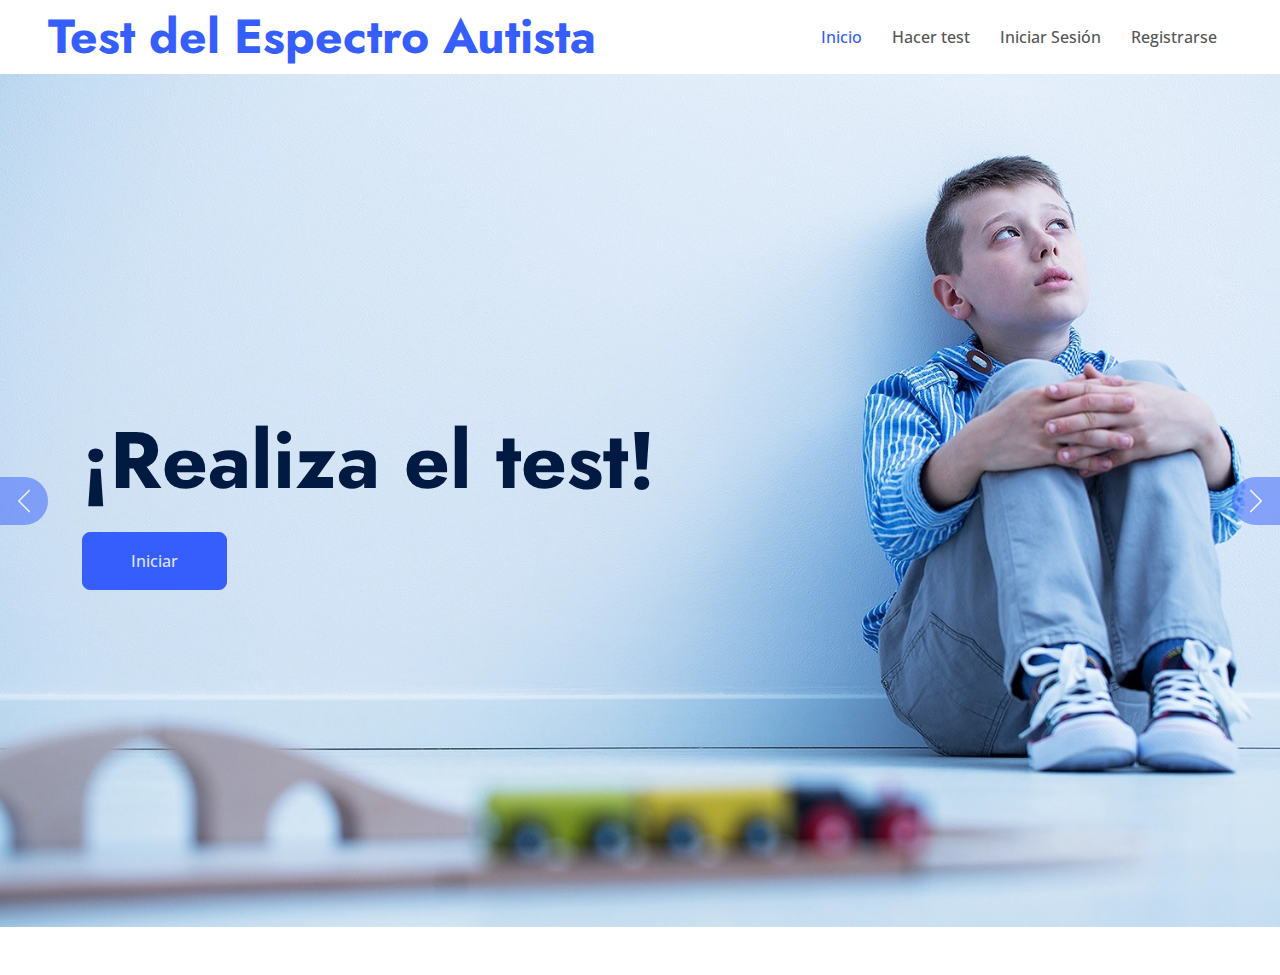
<file: index.html>
<!DOCTYPE html>
<html lang="en">

<head>
    <meta charset="utf-8">
    <title>Inicio</title>
    <meta content="width=device-width, initial-scale=1.0" name="viewport">
    <meta content="" name="keywords">
    <meta content="" name="description">

    <!-- Favicon -->
    <link href="img/favicon.ico" rel="icon">

    <!-- Google Web Fonts -->
    <link rel="preconnect" href="https://fonts.googleapis.com">
    <link rel="preconnect" href="https://fonts.gstatic.com" crossorigin>
    <link
        href="https://fonts.googleapis.com/css2?family=Jost:wght@500;600;700&family=Open+Sans:wght@400;500&display=swap"
        rel="stylesheet">

    <!-- Icon Font Stylesheet -->
    <link href="https://cdnjs.cloudflare.com/ajax/libs/font-awesome/5.10.0/css/all.min.css" rel="stylesheet">
    <link href="https://cdn.jsdelivr.net/npm/bootstrap-icons@1.4.1/font/bootstrap-icons.css" rel="stylesheet">

    <!-- Libraries Stylesheet -->
    <link href="lib/animate/animate.min.css" rel="stylesheet">
    <link href="lib/owlcarousel/assets/owl.carousel.min.css" rel="stylesheet">

    <!-- Customized Bootstrap Stylesheet -->
    <link href="css/bootstrap.min.css" rel="stylesheet">

    <!-- Template Stylesheet -->
    <link href="css/style.css" rel="stylesheet">
</head>

<body>
    <!-- Spinner Start -->
    <div id="spinner"
        class="show bg-white position-fixed translate-middle w-100 vh-100 top-50 start-50 d-flex align-items-center justify-content-center">
        <div class="spinner-border text-primary" role="status" style="width: 3rem; height: 3rem;"></div>
    </div>
    <!-- Spinner End -->


    <!-- Navbar Start -->
    

        <nav class="navbar navbar-expand-lg navbar-light py-lg-0 px-lg-5 wow fadeIn" data-wow-delay="0.1s">
            <a href="index.html" class="navbar-brand ms-4 ms-lg-0">
                <h1 class="display-5 text-primary m-0">Test del Espectro Autista</h1>
            </a>
            <button type="button" class="navbar-toggler me-4" data-bs-toggle="collapse"
                data-bs-target="#navbarCollapse">
                <span class="navbar-toggler-icon"></span>
            </button>
            <div class="collapse navbar-collapse" id="navbarCollapse">
                <div class="navbar-nav ms-auto p-4 p-lg-0">
                    <a href="index.html" class="nav-item nav-link active">Inicio</a>
                    <a href="test.html" class="nav-item nav-link">Hacer test</a>
                    <a href="service.html" class="nav-item nav-link">Iniciar Sesión</a>
                    <a href="service.html" class="nav-item nav-link">Registrarse</a>
                </div>
            </div>
        </nav>
    </div>
    <!-- Navbar End -->


    <!-- Carousel Start -->
    <div class="container-fluid p-0 mb-5 wow fadeIn" data-wow-delay="0.1s">
        <div id="header-carousel" class="carousel slide carousel-fade" data-bs-ride="carousel">
            <div class="carousel-inner">
                <div class="carousel-item active">
                    <img class="w-100" src="img/carousel-1.jpg" alt="Image">
                    <div class="carousel-caption">
                        <div class="container">
                            <div class="row justify-content-start">
                                <div class="col-lg-8">
                                    <h1 class="display-1 mb-4 animated slideInDown">¡Realiza el test!
                                    </h1>
                                    <a href="" class="btn btn-primary py-3 px-5 animated slideInDown">Iniciar</a>
                                </div>
                            </div>
                        </div>
                    </div>
                </div>
                <div class="carousel-item">
                    <img class="w-100" src="img/carousel-2.jpg" alt="Image">
                    <div class="carousel-caption">
                        <div class="container">
                            <div class="row justify-content-start">
                                <div class="col-lg-7">
                                    <h1 class="display-1 mb-4 animated slideInDown">¿Eres doctor?</h1>
                                    <a href="" class="btn btn-primary py-3 px-5 animated slideInDown">Registrate</a>
                                </div>
                            </div>
                        </div>
                    </div>
                </div>
            </div>
            <button class="carousel-control-prev" type="button" data-bs-target="#header-carousel" data-bs-slide="prev">
                <span class="carousel-control-prev-icon" aria-hidden="true"></span>
                <span class="visually-hidden">Previous</span>
            </button>
            <button class="carousel-control-next" type="button" data-bs-target="#header-carousel" data-bs-slide="next">
                <span class="carousel-control-next-icon" aria-hidden="true"></span>
                <span class="visually-hidden">Next</span>
            </button>
        </div>
    </div>
    <!-- Carousel End -->



    <!-- JavaScript Libraries -->
    <script src="https://code.jquery.com/jquery-3.4.1.min.js"></script>
    <script src="https://cdn.jsdelivr.net/npm/bootstrap@5.0.0/dist/js/bootstrap.bundle.min.js"></script>
    <script src="lib/wow/wow.min.js"></script>
    <script src="lib/easing/easing.min.js"></script>
    <script src="lib/waypoints/waypoints.min.js"></script>
    <script src="lib/owlcarousel/owl.carousel.min.js"></script>
    <script src="lib/counterup/counterup.min.js"></script>

    <!-- Template Javascript -->
    <script src="js/main.js"></script>
</body>

</html>
</file>
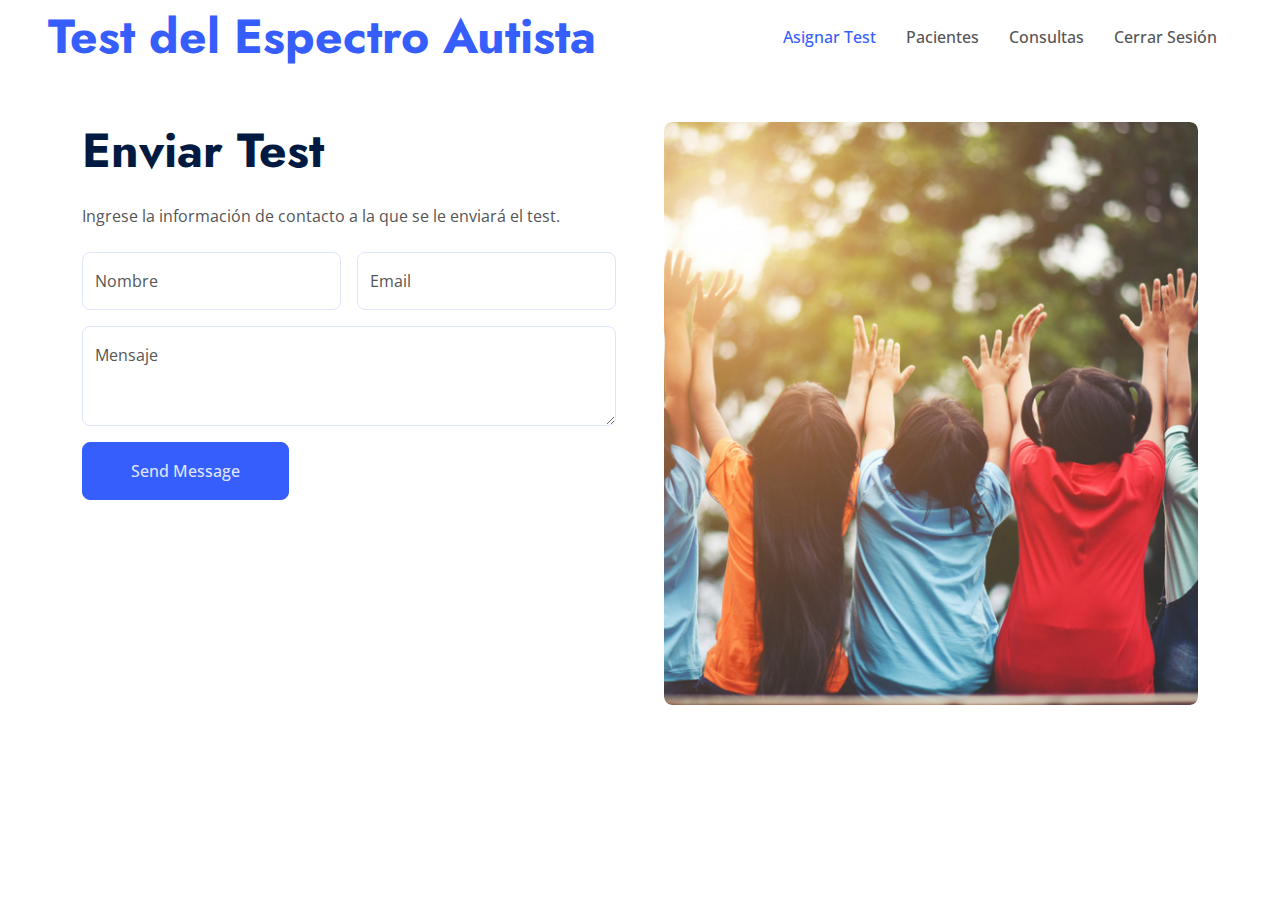
<file: asignarTest.html>
<!DOCTYPE html>
<html lang="en">

<head>
    <meta charset="utf-8">
    <title>Asignar Test</title>
    <meta content="width=device-width, initial-scale=1.0" name="viewport">
    <meta content="" name="keywords">
    <meta content="" name="description">

    <!-- Favicon -->
    <link href="img/favicon.ico" rel="icon">

    <!-- Google Web Fonts -->
    <link rel="preconnect" href="https://fonts.googleapis.com">
    <link rel="preconnect" href="https://fonts.gstatic.com" crossorigin>
    <link
        href="https://fonts.googleapis.com/css2?family=Jost:wght@500;600;700&family=Open+Sans:wght@400;500&display=swap"
        rel="stylesheet">

    <!-- Icon Font Stylesheet -->
    <link href="https://cdnjs.cloudflare.com/ajax/libs/font-awesome/5.10.0/css/all.min.css" rel="stylesheet">
    <link href="https://cdn.jsdelivr.net/npm/bootstrap-icons@1.4.1/font/bootstrap-icons.css" rel="stylesheet">

    <!-- Libraries Stylesheet -->
    <link href="lib/animate/animate.min.css" rel="stylesheet">
    <link href="lib/owlcarousel/assets/owl.carousel.min.css" rel="stylesheet">

    <!-- Customized Bootstrap Stylesheet -->
    <link href="css/bootstrap.min.css" rel="stylesheet">

    <!-- Template Stylesheet -->
    <link href="css/style.css" rel="stylesheet">
</head>

<body>
    <!-- Spinner Start -->
    <div id="spinner"
        class="show bg-white position-fixed translate-middle w-100 vh-100 top-50 start-50 d-flex align-items-center justify-content-center">
        <div class="spinner-border text-primary" role="status" style="width: 3rem; height: 3rem;"></div>
    </div>
    <!-- Spinner End -->


    <!-- Navbar Start -->
    

    <nav class="navbar navbar-expand-lg navbar-light py-lg-0 px-lg-5 wow fadeIn" data-wow-delay="0.1s">
        <a href="menuDoctor.html" class="navbar-brand ms-4 ms-lg-0">
            <h1 class="display-5 text-primary m-0">Test del Espectro Autista</h1>
        </a>
        <button type="button" class="navbar-toggler me-4" data-bs-toggle="collapse"
            data-bs-target="#navbarCollapse">
            <span class="navbar-toggler-icon"></span>
        </button>
        <div class="collapse navbar-collapse" id="navbarCollapse">
            <div class="navbar-nav ms-auto p-4 p-lg-0">
                <a href="asignarTest.html" class="nav-item nav-link active">Asignar Test</a>
                <a href="pacientes.html" class="nav-item nav-link">Pacientes</a>
                <a href="consultas.html" class="nav-item nav-link">Consultas</a>
                <a href="logout.html" class="nav-item nav-link">Cerrar Sesión</a>
            </div>
        </div>
    </nav>
</div>
<!-- Navbar End -->



    <!-- Contact Start -->
    <div class="container-xxl py-5">
        <div class="container">
            <div class="row g-5">
                <div class="col-lg-6 wow fadeIn" data-wow-delay="0.1s">
                    <h1 class="display-5 mb-4">Enviar Test</h1>
                    <p class="mb-4">Ingrese la información de contacto a la que se le enviará el test.
                        
                    <form>
                        <div class="row g-3">
                            <div class="col-md-6">
                                <div class="form-floating">
                                    <input type="text" class="form-control" id="name" placeholder="Your Name">
                                    <label for="name">Nombre</label>
                                </div>
                            </div>
                            <div class="col-md-6">
                                <div class="form-floating">
                                    <input type="email" class="form-control" id="email" placeholder="Your Email">
                                    <label for="email">Email</label>
                                </div>
                            </div>
                            <div class="col-12">
                                <div class="form-floating">
                                    <textarea class="form-control" placeholder="Leave a message here" id="message"
                                        style="height: 100px"></textarea>
                                    <label for="message">Mensaje</label>
                                </div>
                            </div>
                            <div class="col-12">
                                <button class="btn btn-primary py-3 px-5" type="submit">Send Message</button>
                            </div>
                        </div>
                    </form>
                </div>
                <div class="col-lg-6 wow fadeIn" data-wow-delay="0.5s" style="min-height: 450px;">
                    <div class="position-relative rounded overflow-hidden h-100">
                        <img class="img-fluid rounded" src="img/asignar.jpg" alt="">
                    </div>
                </div>

            </div>
        </div>
    </div>
    <!-- Contact End -->




    <!-- JavaScript Libraries -->
    <script src="https://code.jquery.com/jquery-3.4.1.min.js"></script>
    <script src="https://cdn.jsdelivr.net/npm/bootstrap@5.0.0/dist/js/bootstrap.bundle.min.js"></script>
    <script src="lib/wow/wow.min.js"></script>
    <script src="lib/easing/easing.min.js"></script>
    <script src="lib/waypoints/waypoints.min.js"></script>
    <script src="lib/owlcarousel/owl.carousel.min.js"></script>
    <script src="lib/counterup/counterup.min.js"></script>

    <!-- Template Javascript -->
    <script src="js/main.js"></script>
</body>

</html>
</file>
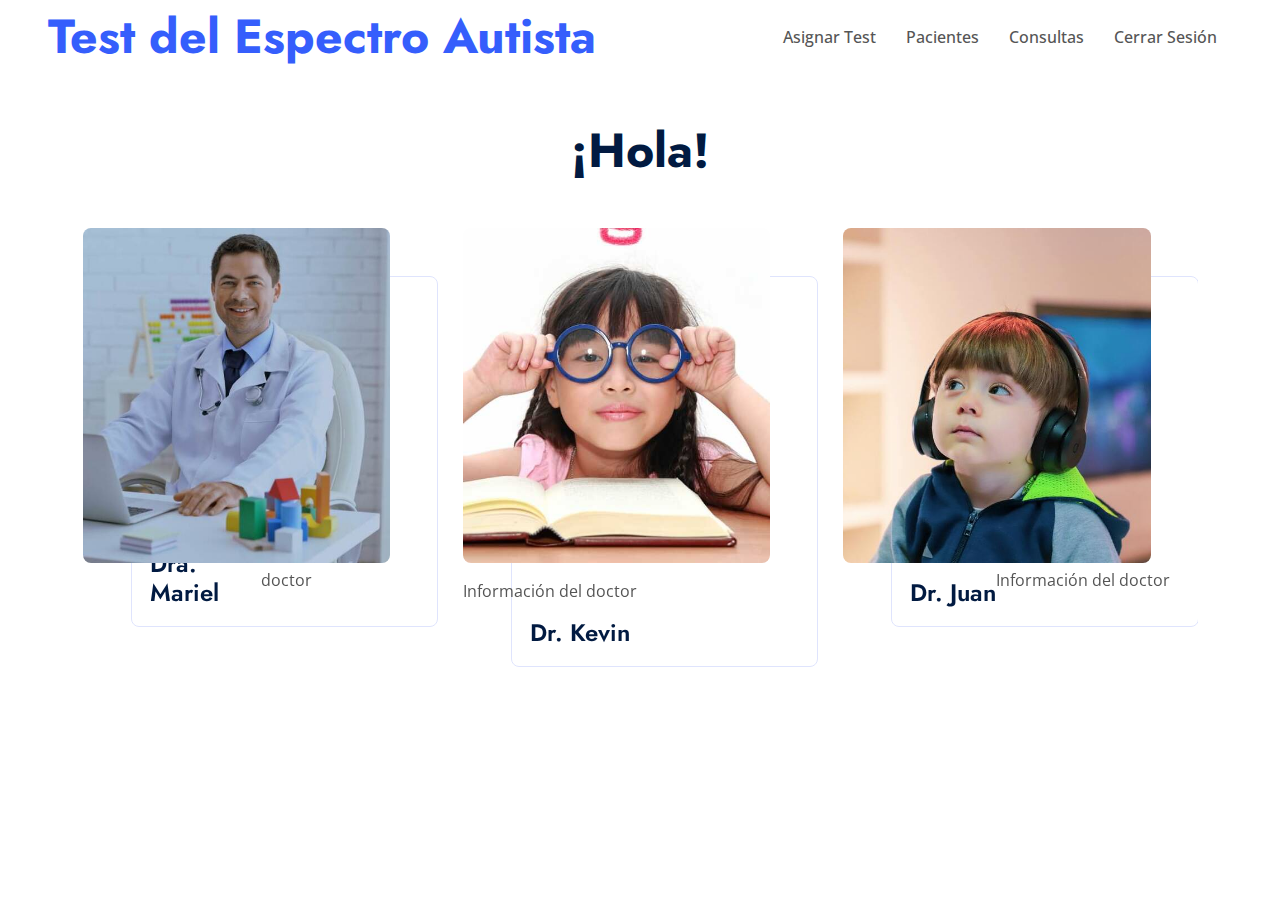
<file: buscarDoctor.html>
<!DOCTYPE html>
<html lang="en">

<head>
    <meta charset="utf-8">
    <title>Consulta</title>
    <meta content="width=device-width, initial-scale=1.0" name="viewport">
    <meta content="" name="keywords">
    <meta content="" name="description">

    <!-- Favicon -->
    <link href="img/favicon.ico" rel="icon">

    <!-- Google Web Fonts -->
    <link rel="preconnect" href="https://fonts.googleapis.com">
    <link rel="preconnect" href="https://fonts.gstatic.com" crossorigin>
    <link
        href="https://fonts.googleapis.com/css2?family=Jost:wght@500;600;700&family=Open+Sans:wght@400;500&display=swap"
        rel="stylesheet">

    <!-- Icon Font Stylesheet -->
    <link href="https://cdnjs.cloudflare.com/ajax/libs/font-awesome/5.10.0/css/all.min.css" rel="stylesheet">
    <link href="https://cdn.jsdelivr.net/npm/bootstrap-icons@1.4.1/font/bootstrap-icons.css" rel="stylesheet">

    <!-- Libraries Stylesheet -->
    <link href="lib/animate/animate.min.css" rel="stylesheet">
    <link href="lib/owlcarousel/assets/owl.carousel.min.css" rel="stylesheet">

    <!-- Customized Bootstrap Stylesheet -->
    <link href="css/bootstrap.min.css" rel="stylesheet">

    <!-- Template Stylesheet -->
    <link href="css/style.css" rel="stylesheet">
</head>

<body>
    <!-- Spinner Start -->
    <div id="spinner"
        class="show bg-white position-fixed translate-middle w-100 vh-100 top-50 start-50 d-flex align-items-center justify-content-center">
        <div class="spinner-border text-primary" role="status" style="width: 3rem; height: 3rem;"></div>
    </div>
    <!-- Spinner End -->


    <!-- Navbar Start -->
    

        <nav class="navbar navbar-expand-lg navbar-light py-lg-0 px-lg-5 wow fadeIn" data-wow-delay="0.1s">
            <a href="menuDoctor.html" class="navbar-brand ms-4 ms-lg-0">
                <h1 class="display-5 text-primary m-0">Test del Espectro Autista</h1>
            </a>
            <button type="button" class="navbar-toggler me-4" data-bs-toggle="collapse"
                data-bs-target="#navbarCollapse">
                <span class="navbar-toggler-icon"></span>
            </button>
            <div class="collapse navbar-collapse" id="navbarCollapse">
                <div class="navbar-nav ms-auto p-4 p-lg-0">
                    <a href="asignarTest.html" class="nav-item nav-link">Asignar Test</a>
                    <a href="pacientes.html" class="nav-item nav-link">Pacientes</a>
                    <a href="consultas.html" class="nav-item nav-link">Consultas</a>
                    <a href="logout.html" class="nav-item nav-link">Cerrar Sesión</a>
                </div>
            </div>
        </nav>
    </div>
    <!-- Navbar End -->


     <!-- Projects Start -->
     <div class="container-xxl py-5">
        <div class="container">
            <div class="text-center mx-auto fadeInUp" data-wow-delay="0.1s" style="max-width: 600px;">
                <h1 class="display-5 mb-5">¡Hola!</h1>
            </div>
            <div class="owl-carousel project-carousel wow fadeInUp" data-wow-delay="0.3s">
                <div class="project-item pe-5 pb-5">
                    <div class="project-img mb-3">
                        <img class="img-fluid rounded" src="img/service-1.jpg" alt="">
                        <a href="asignarTest.html"><i class="fa fa-link fa-3x text-primary"></i></a>
                    </div>
                    <div class="project-title">
                        <h4  class="mb-0">Dr. Kevin</h4>
                    </div>
                    <p>Información del doctor</p>
                </div>
                <div class="project-item pe-5 pb-5">
                    <div class="project-img mb-3">
                        <img class="img-fluid rounded" src="img/service-2.jpg" alt="">
                        <a href="pacientes.html"><i class="fa fa-link fa-3x text-primary"></i></a>
                    </div>
                    <div class="project-title">
                        <h4 class="mb-0">Dr. Juan</h4>
                        <p>Información del doctor</p>
                    </div>
                </div>
                <div class="project-item pe-5 pb-5">
                    <div class="project-img mb-3">
                        <img class="img-fluid rounded" src="img/service-3.jpg" alt="">
                        <a href="consultas.html"><i class="fa fa-link fa-3x text-primary"></i></a>
                    </div>
                    <div class="project-title">
                        <h4 class="mb-0">Dra. Mariel</h4>
                        <p>Información del doctor</p>
                    </div>
                </div>
            </div>
        </div>
    </div>
    <!-- Projects End -->



    <!-- JavaScript Libraries -->
    <script src="https://code.jquery.com/jquery-3.4.1.min.js"></script>
    <script src="https://cdn.jsdelivr.net/npm/bootstrap@5.0.0/dist/js/bootstrap.bundle.min.js"></script>
    <script src="lib/wow/wow.min.js"></script>
    <script src="lib/easing/easing.min.js"></script>
    <script src="lib/waypoints/waypoints.min.js"></script>
    <script src="lib/owlcarousel/owl.carousel.min.js"></script>
    <script src="lib/counterup/counterup.min.js"></script>

    <!-- Template Javascript -->
    <script src="js/main.js"></script>
</body>

</html>
</file>
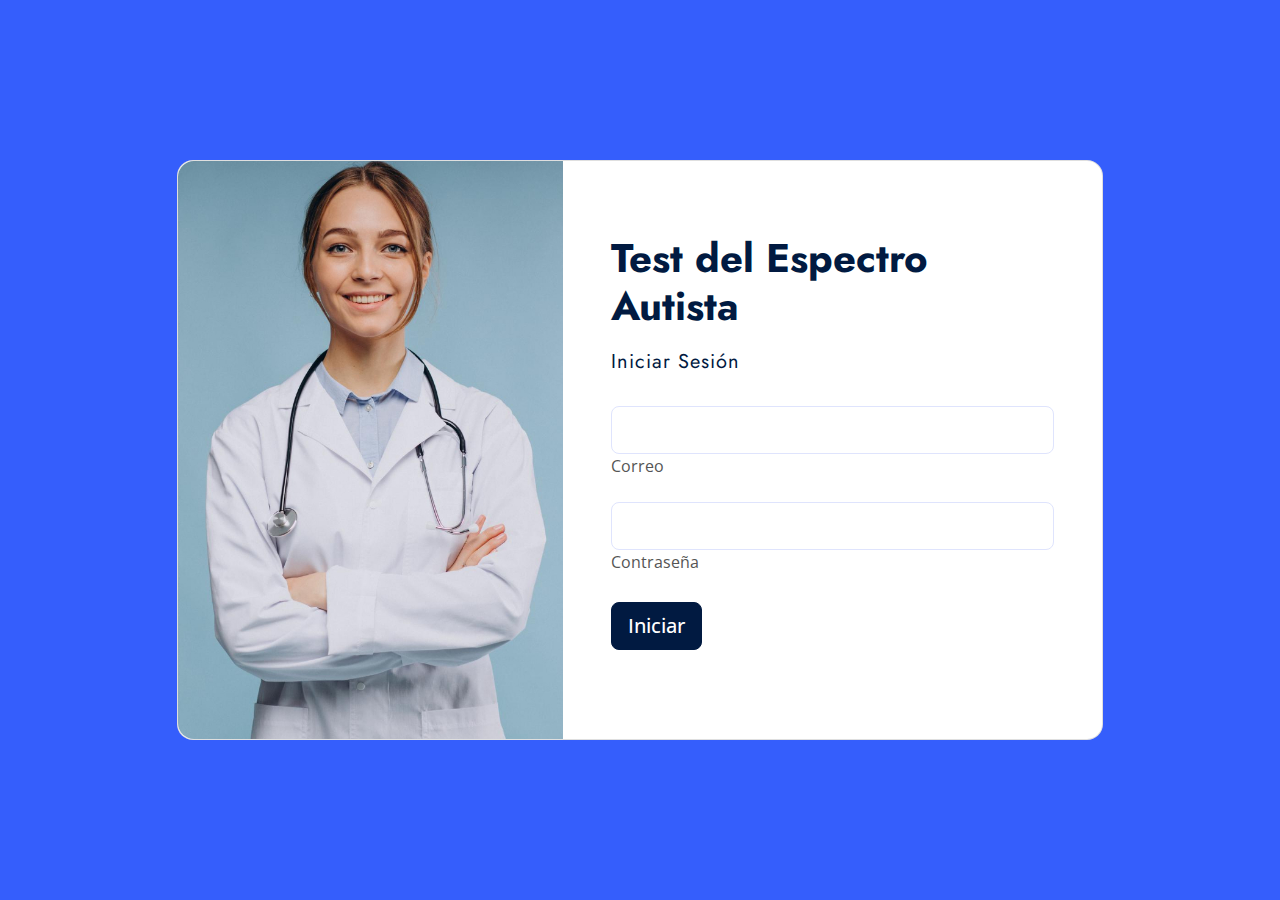
<file: login.html>
<!DOCTYPE html>
<html lang="en">

<head>
    <meta charset="utf-8">
    <title>Registro</title>
    <meta content="width=device-width, initial-scale=1.0" name="viewport">
    <meta content="" name="keywords">
    <meta content="" name="description">

    <!-- Favicon -->
    <link href="img/favicon.ico" rel="icon">

    <!-- Google Web Fonts -->
    <link rel="preconnect" href="https://fonts.googleapis.com">
    <link rel="preconnect" href="https://fonts.gstatic.com" crossorigin>
    <link
        href="https://fonts.googleapis.com/css2?family=Jost:wght@500;600;700&family=Open+Sans:wght@400;500&display=swap"
        rel="stylesheet">

    <!-- Icon Font Stylesheet -->
    <link href="https://cdnjs.cloudflare.com/ajax/libs/font-awesome/5.10.0/css/all.min.css" rel="stylesheet">
    <link href="https://cdn.jsdelivr.net/npm/bootstrap-icons@1.4.1/font/bootstrap-icons.css" rel="stylesheet">

    <!-- Libraries Stylesheet -->
    <link href="lib/animate/animate.min.css" rel="stylesheet">
    <link href="lib/owlcarousel/assets/owl.carousel.min.css" rel="stylesheet">

    <!-- Customized Bootstrap Stylesheet -->
    <link href="css/bootstrap.min.css" rel="stylesheet">

    <!-- Template Stylesheet -->
    <link href="css/style.css" rel="stylesheet">
</head>

<body>
    <!-- Spinner Start -->
    <div id="spinner"
        class="show bg-white position-fixed translate-middle w-100 vh-100 top-50 start-50 d-flex align-items-center justify-content-center">
        <div class="spinner-border text-primary" role="status" style="width: 3rem; height: 3rem;"></div>
    </div>
    <!-- Spinner End -->


    <section class="vh-100" style="background-color: #355EFC;">
      <div class="container py-5 h-100">
        <div class="row d-flex justify-content-center align-items-center h-100">
          <div class="col col-xl-10">
            <div class="card" style="border-radius: 1rem;">
              <div class="row g-0">
                <div class="col-md-6 col-lg-5 d-none d-md-block">
                  <img src="img/login.jpg"
                    alt="login form" class="img-fluid" style="border-radius: 1rem 0 0 1rem;" />
                </div>
                <div class="col-md-6 col-lg-7 d-flex align-items-center">
                  <div class="card-body p-4 p-lg-5 text-black">
    
                    <form>
    
                      <div class="d-flex align-items-center mb-3 pb-1">
                        <span class="h1 fw-bold mb-0">Test del Espectro Autista</span>
                      </div>
    
                      <h5 class="fw-normal mb-3 pb-3" style="letter-spacing: 1px;">Iniciar Sesión</h5>

                      <div class="form-outline mb-3">
                        <input type="email" id="form2Example17" class="form-control form-control-lg" />
                        <label class="form-label" for="form2Example17">Correo</label>
                      </div>
    
                      <div class="form-outline mb-3">
                        <input type="password" id="form2Example27" class="form-control form-control-lg" />
                        <label class="form-label" for="form2Example27">Contraseña</label>
                      </div>
    
                      <div class="pt-1 mb-3">
                        <button class="btn btn-dark btn-lg btn-block" type="button">Iniciar</button>
                      </div>
                    </form>
    
                  </div>
                </div>
              </div>
            </div>
          </div>
        </div>
      </div>
    </section>


    <!-- JavaScript Libraries -->
    <script src="https://code.jquery.com/jquery-3.4.1.min.js"></script>
    <script src="https://cdn.jsdelivr.net/npm/bootstrap@5.0.0/dist/js/bootstrap.bundle.min.js"></script>
    <script src="lib/wow/wow.min.js"></script>
    <script src="lib/easing/easing.min.js"></script>
    <script src="lib/waypoints/waypoints.min.js"></script>
    <script src="lib/owlcarousel/owl.carousel.min.js"></script>
    <script src="lib/counterup/counterup.min.js"></script>

    <!-- Template Javascript -->
    <script src="js/main.js"></script>
</body>

</html>
</file>
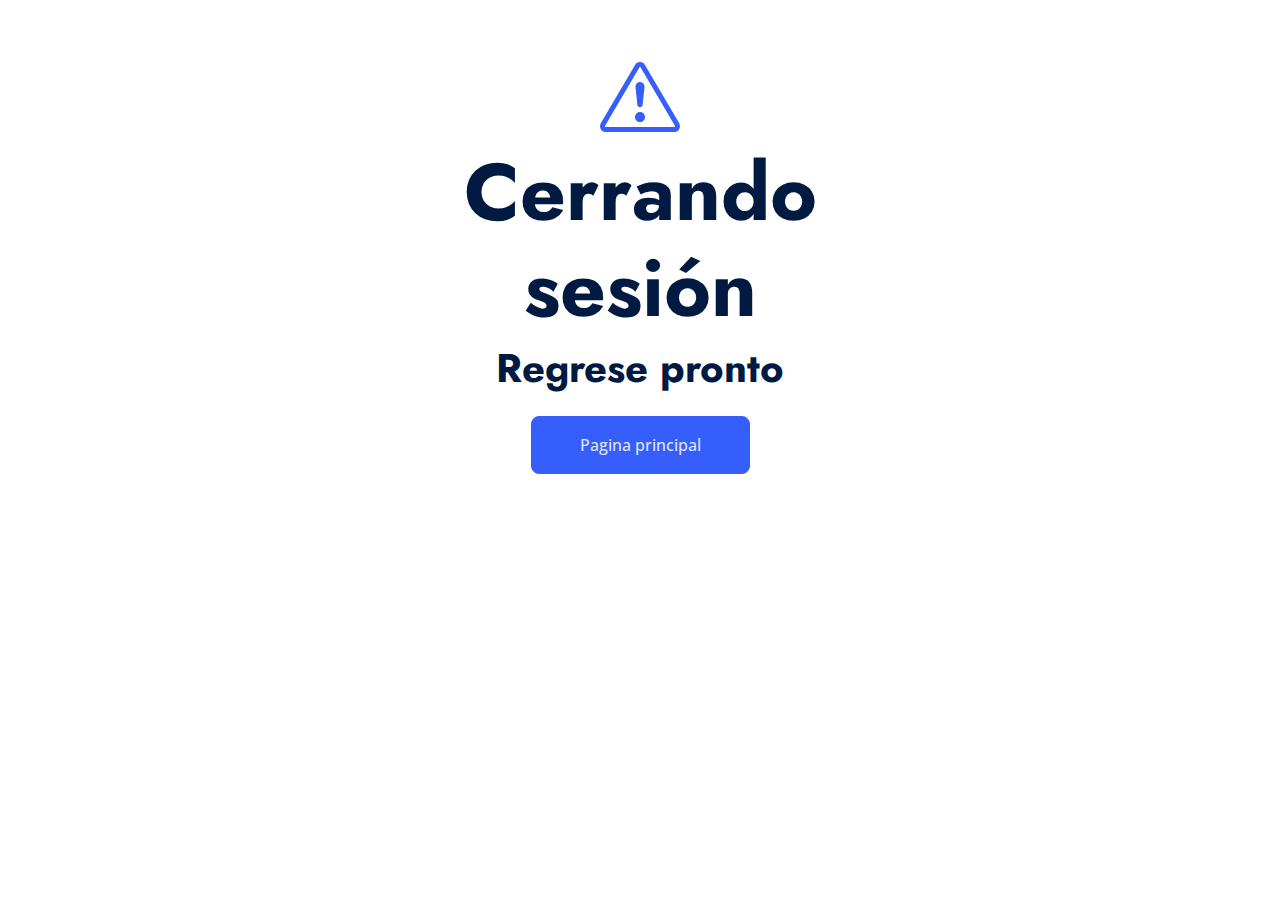
<file: logout.html>
<!DOCTYPE html>
<html lang="en">

<head>
    <meta charset="utf-8">
    <title>Finanza - Financial Services Website Template</title>
    <meta content="width=device-width, initial-scale=1.0" name="viewport">
    <meta content="" name="keywords">
    <meta content="" name="description">

    <!-- Favicon -->
    <link href="img/favicon.ico" rel="icon">

    <!-- Google Web Fonts -->
    <link rel="preconnect" href="https://fonts.googleapis.com">
    <link rel="preconnect" href="https://fonts.gstatic.com" crossorigin>
    <link
        href="https://fonts.googleapis.com/css2?family=Jost:wght@500;600;700&family=Open+Sans:wght@400;500&display=swap"
        rel="stylesheet">

    <!-- Icon Font Stylesheet -->
    <link href="https://cdnjs.cloudflare.com/ajax/libs/font-awesome/5.10.0/css/all.min.css" rel="stylesheet">
    <link href="https://cdn.jsdelivr.net/npm/bootstrap-icons@1.4.1/font/bootstrap-icons.css" rel="stylesheet">

    <!-- Libraries Stylesheet -->
    <link href="lib/animate/animate.min.css" rel="stylesheet">
    <link href="lib/owlcarousel/assets/owl.carousel.min.css" rel="stylesheet">

    <!-- Customized Bootstrap Stylesheet -->
    <link href="css/bootstrap.min.css" rel="stylesheet">

    <!-- Template Stylesheet -->
    <link href="css/style.css" rel="stylesheet">
</head>

<body>
    <!-- Spinner Start -->
    <div id="spinner"
        class="show bg-white position-fixed translate-middle w-100 vh-100 top-50 start-50 d-flex align-items-center justify-content-center">
        <div class="spinner-border text-primary" role="status" style="width: 3rem; height: 3rem;"></div>
    </div>
    <!-- Spinner End -->


    <!-- 404 Start -->
    <div class="container-xxl py-5 wow fadeInUp" data-wow-delay="0.1s">
        <div class="container text-center">
            <div class="row justify-content-center">
                <div class="col-lg-6">
                    <i class="bi bi-exclamation-triangle display-1 text-primary"></i>
                    <h1 class="display-1">Cerrando sesión</h1>
                    <h1 class="mb-4">Regrese pronto</h1>
                    <a class="btn btn-primary py-3 px-5" href="">Pagina principal</a>
                </div>
            </div>
        </div>
    </div>
    <!-- 404 End -->




    <!-- JavaScript Libraries -->
    <script src="https://code.jquery.com/jquery-3.4.1.min.js"></script>
    <script src="https://cdn.jsdelivr.net/npm/bootstrap@5.0.0/dist/js/bootstrap.bundle.min.js"></script>
    <script src="lib/wow/wow.min.js"></script>
    <script src="lib/easing/easing.min.js"></script>
    <script src="lib/waypoints/waypoints.min.js"></script>
    <script src="lib/owlcarousel/owl.carousel.min.js"></script>
    <script src="lib/counterup/counterup.min.js"></script>

    <!-- Template Javascript -->
    <script src="js/main.js"></script>
</body>

</html>
</file>
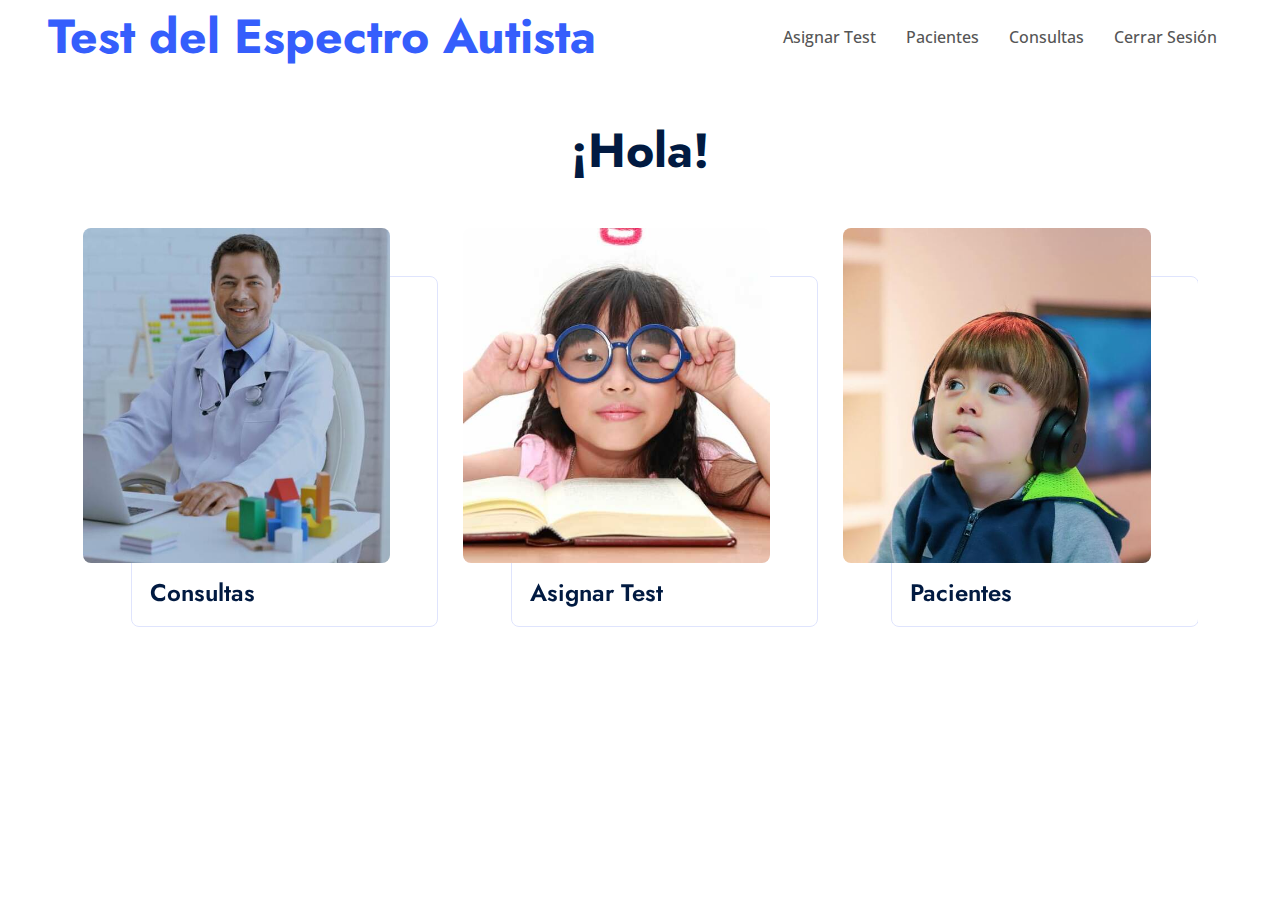
<file: menuDoctor.html>
<!DOCTYPE html>
<html lang="en">

<head>
    <meta charset="utf-8">
    <title>Menu</title>
    <meta content="width=device-width, initial-scale=1.0" name="viewport">
    <meta content="" name="keywords">
    <meta content="" name="description">

    <!-- Favicon -->
    <link href="img/favicon.ico" rel="icon">

    <!-- Google Web Fonts -->
    <link rel="preconnect" href="https://fonts.googleapis.com">
    <link rel="preconnect" href="https://fonts.gstatic.com" crossorigin>
    <link
        href="https://fonts.googleapis.com/css2?family=Jost:wght@500;600;700&family=Open+Sans:wght@400;500&display=swap"
        rel="stylesheet">

    <!-- Icon Font Stylesheet -->
    <link href="https://cdnjs.cloudflare.com/ajax/libs/font-awesome/5.10.0/css/all.min.css" rel="stylesheet">
    <link href="https://cdn.jsdelivr.net/npm/bootstrap-icons@1.4.1/font/bootstrap-icons.css" rel="stylesheet">

    <!-- Libraries Stylesheet -->
    <link href="lib/animate/animate.min.css" rel="stylesheet">
    <link href="lib/owlcarousel/assets/owl.carousel.min.css" rel="stylesheet">

    <!-- Customized Bootstrap Stylesheet -->
    <link href="css/bootstrap.min.css" rel="stylesheet">

    <!-- Template Stylesheet -->
    <link href="css/style.css" rel="stylesheet">
</head>

<body>
    <!-- Spinner Start -->
    <div id="spinner"
        class="show bg-white position-fixed translate-middle w-100 vh-100 top-50 start-50 d-flex align-items-center justify-content-center">
        <div class="spinner-border text-primary" role="status" style="width: 3rem; height: 3rem;"></div>
    </div>
    <!-- Spinner End -->


    <!-- Navbar Start -->
    

        <nav class="navbar navbar-expand-lg navbar-light py-lg-0 px-lg-5 wow fadeIn" data-wow-delay="0.1s">
            <a href="menuDoctor.html" class="navbar-brand ms-4 ms-lg-0">
                <h1 class="display-5 text-primary m-0">Test del Espectro Autista</h1>
            </a>
            <button type="button" class="navbar-toggler me-4" data-bs-toggle="collapse"
                data-bs-target="#navbarCollapse">
                <span class="navbar-toggler-icon"></span>
            </button>
            <div class="collapse navbar-collapse" id="navbarCollapse">
                <div class="navbar-nav ms-auto p-4 p-lg-0">
                    <a href="asignarTest.html" class="nav-item nav-link">Asignar Test</a>
                    <a href="pacientes.html" class="nav-item nav-link">Pacientes</a>
                    <a href="consultas.html" class="nav-item nav-link">Consultas</a>
                    <a href="logout.html" class="nav-item nav-link">Cerrar Sesión</a>
                </div>
            </div>
        </nav>
    </div>
    <!-- Navbar End -->


     <!-- Projects Start -->
     <div class="container-xxl py-5">
        <div class="container">
            <div class="text-center mx-auto fadeInUp" data-wow-delay="0.1s" style="max-width: 600px;">
                <h1 class="display-5 mb-5">¡Hola!</h1>
            </div>
            <div class="owl-carousel project-carousel wow fadeInUp" data-wow-delay="0.3s">
                <div class="project-item pe-5 pb-5">
                    <div class="project-img mb-3">
                        <img class="img-fluid rounded" src="img/service-1.jpg" alt="">
                        <a href="asignarTest.html"><i class="fa fa-link fa-3x text-primary"></i></a>
                    </div>
                    <div class="project-title">
                        <h4  class="mb-0">Asignar Test</h4>
                    </div>
                </div>
                <div class="project-item pe-5 pb-5">
                    <div class="project-img mb-3">
                        <img class="img-fluid rounded" src="img/service-2.jpg" alt="">
                        <a href="pacientes.html"><i class="fa fa-link fa-3x text-primary"></i></a>
                    </div>
                    <div class="project-title">
                        <h4 class="mb-0">Pacientes</h4>
                    </div>
                </div>
                <div class="project-item pe-5 pb-5">
                    <div class="project-img mb-3">
                        <img class="img-fluid rounded" src="img/service-3.jpg" alt="">
                        <a href="consultas.html"><i class="fa fa-link fa-3x text-primary"></i></a>
                    </div>
                    <div class="project-title">
                        <h4 class="mb-0">Consultas</h4>
                    </div>
                </div>
            </div>
        </div>
    </div>
    <!-- Projects End -->



    <!-- JavaScript Libraries -->
    <script src="https://code.jquery.com/jquery-3.4.1.min.js"></script>
    <script src="https://cdn.jsdelivr.net/npm/bootstrap@5.0.0/dist/js/bootstrap.bundle.min.js"></script>
    <script src="lib/wow/wow.min.js"></script>
    <script src="lib/easing/easing.min.js"></script>
    <script src="lib/waypoints/waypoints.min.js"></script>
    <script src="lib/owlcarousel/owl.carousel.min.js"></script>
    <script src="lib/counterup/counterup.min.js"></script>

    <!-- Template Javascript -->
    <script src="js/main.js"></script>
</body>

</html>
</file>
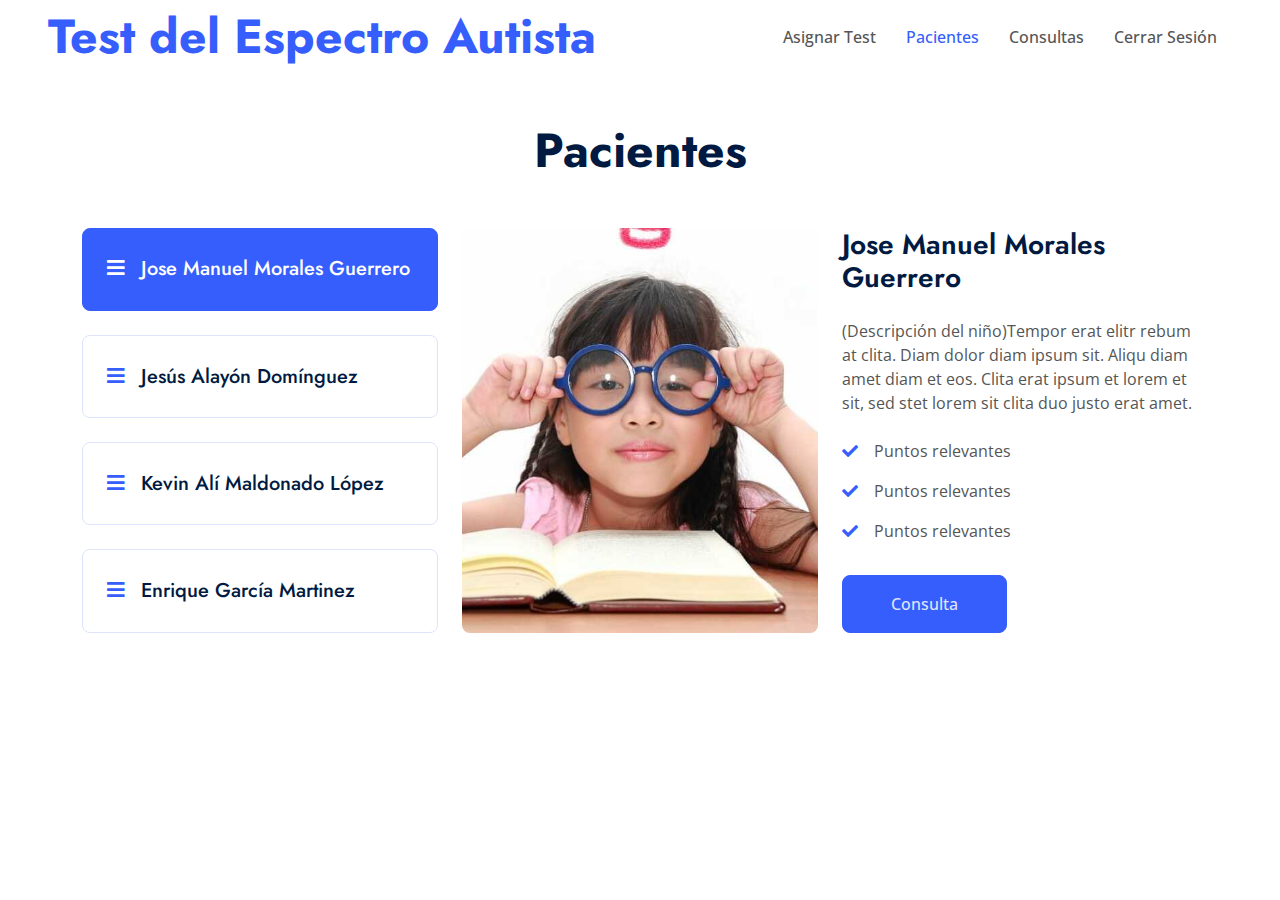
<file: pacientes.html>
<!DOCTYPE html>
<html lang="en">

<head>
    <meta charset="utf-8">
    <title>Pacientes</title>
    <meta content="width=device-width, initial-scale=1.0" name="viewport">
    <meta content="" name="keywords">
    <meta content="" name="description">

    <!-- Favicon -->
    <link href="img/favicon.ico" rel="icon">

    <!-- Google Web Fonts -->
    <link rel="preconnect" href="https://fonts.googleapis.com">
    <link rel="preconnect" href="https://fonts.gstatic.com" crossorigin>
    <link
        href="https://fonts.googleapis.com/css2?family=Jost:wght@500;600;700&family=Open+Sans:wght@400;500&display=swap"
        rel="stylesheet">

    <!-- Icon Font Stylesheet -->
    <link href="https://cdnjs.cloudflare.com/ajax/libs/font-awesome/5.10.0/css/all.min.css" rel="stylesheet">
    <link href="https://cdn.jsdelivr.net/npm/bootstrap-icons@1.4.1/font/bootstrap-icons.css" rel="stylesheet">

    <!-- Libraries Stylesheet -->
    <link href="lib/animate/animate.min.css" rel="stylesheet">
    <link href="lib/owlcarousel/assets/owl.carousel.min.css" rel="stylesheet">

    <!-- Customized Bootstrap Stylesheet -->
    <link href="css/bootstrap.min.css" rel="stylesheet">

    <!-- Template Stylesheet -->
    <link href="css/style.css" rel="stylesheet">
</head>

<body>
    <!-- Spinner Start -->
    <div id="spinner"
        class="show bg-white position-fixed translate-middle w-100 vh-100 top-50 start-50 d-flex align-items-center justify-content-center">
        <div class="spinner-border text-primary" role="status" style="width: 3rem; height: 3rem;"></div>
    </div>
    <!-- Spinner End -->


    <!-- Navbar Start -->
    

    <nav class="navbar navbar-expand-lg navbar-light py-lg-0 px-lg-5 wow fadeIn" data-wow-delay="0.1s">
        <a href="menuDoctor.html" class="navbar-brand ms-4 ms-lg-0">
            <h1 class="display-5 text-primary m-0">Test del Espectro Autista</h1>
        </a>
        <button type="button" class="navbar-toggler me-4" data-bs-toggle="collapse"
            data-bs-target="#navbarCollapse">
            <span class="navbar-toggler-icon"></span>
        </button>
        <div class="collapse navbar-collapse" id="navbarCollapse">
            <div class="navbar-nav ms-auto p-4 p-lg-0">
                <a href="asignarTest.html" class="nav-item nav-link">Asignar Test</a>
                <a href="pacientes.html" class="nav-item nav-link active">Pacientes</a>
                <a href="consultas.html" class="nav-item nav-link">Consultas</a>
                <a href="logout.html" class="nav-item nav-link">Cerrar Sesión</a>
            </div>
        </div>
    </nav>
</div>
<!-- Navbar End -->


    <!-- Service Start -->
    <div class="container-xxl service py-5">
        <div class="container">
            <div class="text-center mx-auto wow fadeInUp" data-wow-delay="0.1s" style="max-width: 600px;">
                <h1 class="display-5 mb-5">Pacientes</h1>
            </div>
            <div class="row g-4 wow fadeInUp" data-wow-delay="0.3s">
                <div class="col-lg-4">
                    <div class="nav nav-pills d-flex justify-content-between w-100 h-100 me-4">
                        <button class="nav-link w-100 d-flex align-items-center text-start border p-4 mb-4 active"
                            data-bs-toggle="pill" data-bs-target="#tab-pane-1" type="button">
                            <h5 class="m-0"><i class="fa fa-bars text-primary me-3"></i>Jose Manuel Morales Guerrero</h5>
                        </button>
                        <button class="nav-link w-100 d-flex align-items-center text-start border p-4 mb-4"
                            data-bs-toggle="pill" data-bs-target="#tab-pane-2" type="button">
                            <h5 class="m-0"><i class="fa fa-bars text-primary me-3"></i>Jesús Alayón Domínguez</h5>
                        </button>
                        <button class="nav-link w-100 d-flex align-items-center text-start border p-4 mb-4"
                            data-bs-toggle="pill" data-bs-target="#tab-pane-3" type="button">
                            <h5 class="m-0"><i class="fa fa-bars text-primary me-3"></i>Kevin Alí Maldonado López</h5>
                        </button>
                        <button class="nav-link w-100 d-flex align-items-center text-start border p-4 mb-0"
                            data-bs-toggle="pill" data-bs-target="#tab-pane-4" type="button">
                            <h5 class="m-0"><i class="fa fa-bars text-primary me-3"></i>Enrique García Martinez</h5>
                        </button>
                    </div>
                </div>
                <div class="col-lg-8">
                    <div class="tab-content w-100">
                        <div class="tab-pane fade show active" id="tab-pane-1">
                            <div class="row g-4">
                                <div class="col-md-6" style="min-height: 350px;">
                                    <div class="position-relative h-100">
                                        <img class="position-absolute rounded w-100 h-100" src="img/service-1.jpg"
                                            style="object-fit: cover;" alt="">
                                    </div>
                                </div>
                                <div class="col-md-6">
                                    <h3 class="mb-4">Jose Manuel Morales Guerrero</h3>
                                    <p class="mb-4">(Descripción del niño)Tempor erat elitr rebum at clita. Diam dolor diam ipsum sit. Aliqu
                                        diam amet diam et eos. Clita erat ipsum et lorem et sit, sed stet lorem sit
                                        clita duo justo erat amet.</p>
                                    <p><i class="fa fa-check text-primary me-3"></i>Puntos relevantes</p>
                                    <p><i class="fa fa-check text-primary me-3"></i>Puntos relevantes</p>
                                    <p><i class="fa fa-check text-primary me-3"></i>Puntos relevantes</p>
                                    <a href="" class="btn btn-primary py-3 px-5 mt-3">Consulta</a>
                                </div>
                            </div>
                        </div>
                        <div class="tab-pane fade" id="tab-pane-2">
                            <div class="row g-4">
                                <div class="col-md-6" style="min-height: 350px;">
                                    <div class="position-relative h-100">
                                        <img class="position-absolute rounded w-100 h-100" src="img/service-2.jpg"
                                            style="object-fit: cover;" alt="">
                                    </div>
                                </div>
                                <div class="col-md-6">
                                    <h3 class="mb-4">Jose Manuel Morales Guerrero</h3>
                                    <p class="mb-4">(Descripción del niño)Tempor erat elitr rebum at clita. Diam dolor diam ipsum sit. Aliqu
                                        diam amet diam et eos. Clita erat ipsum et lorem et sit, sed stet lorem sit
                                        clita duo justo erat amet.</p>
                                    <p><i class="fa fa-check text-primary me-3"></i>Puntos relevantes</p>
                                    <p><i class="fa fa-check text-primary me-3"></i>Puntos relevantes</p>
                                    <p><i class="fa fa-check text-primary me-3"></i>Puntos relevantes</p>
                                    <a href="" class="btn btn-primary py-3 px-5 mt-3">Consulta</a>
                                </div>
                            </div>
                        </div>
                        <div class="tab-pane fade" id="tab-pane-3">
                            <div class="row g-4">
                                <div class="col-md-6" style="min-height: 350px;">
                                    <div class="position-relative h-100">
                                        <img class="position-absolute rounded w-100 h-100" src="img/service-3.jpg"
                                            style="object-fit: cover;" alt="">
                                    </div>
                                </div>
                                <div class="col-md-6">
                                    <h3 class="mb-4">Kevin Alí Maldonado López</h3>
                                    <h3 class="mb-4">Jose Manuel Morales Guerrero</h3>
                                    <p class="mb-4">(Descripción del niño)Tempor erat elitr rebum at clita. Diam dolor diam ipsum sit. Aliqu
                                        diam amet diam et eos. Clita erat ipsum et lorem et sit, sed stet lorem sit
                                        clita duo justo erat amet.</p>
                                    <p><i class="fa fa-check text-primary me-3"></i>Puntos relevantes</p>
                                    <p><i class="fa fa-check text-primary me-3"></i>Puntos relevantes</p>
                                    <p><i class="fa fa-check text-primary me-3"></i>Puntos relevantes</p>
                                    <a href="" class="btn btn-primary py-3 px-5 mt-3">Consulta</a>
                                </div>
                            </div>
                        </div>
                        <div class="tab-pane fade" id="tab-pane-4">
                            <div class="row g-4">
                                <div class="col-md-6" style="min-height: 350px;">
                                    <div class="position-relative h-100">
                                        <img class="position-absolute rounded w-100 h-100" src="img/service-4.jpg"
                                            style="object-fit: cover;" alt="">
                                    </div>
                                </div>
                                <div class="col-md-6">
                                    <h3 class="mb-4">Enrique García Martinez</h3>
                                    <p class="mb-4">(Descripción del niño)Tempor erat elitr rebum at clita. Diam dolor diam ipsum sit. Aliqu
                                        diam amet diam et eos. Clita erat ipsum et lorem et sit, sed stet lorem sit
                                        clita duo justo erat amet.</p>
                                    <p><i class="fa fa-check text-primary me-3"></i>Puntos relevantes</p>
                                    <p><i class="fa fa-check text-primary me-3"></i>Puntos relevantes</p>
                                    <p><i class="fa fa-check text-primary me-3"></i>Puntos relevantes</p>
                                    <a href="" class="btn btn-primary py-3 px-5 mt-3">Consulta</a>
                                </div>
                            </div>
                        </div>
                    </div>
                </div>
            </div>
        </div>
    </div>
    <!-- Service End -->


    <!-- JavaScript Libraries -->
    <script src="https://code.jquery.com/jquery-3.4.1.min.js"></script>
    <script src="https://cdn.jsdelivr.net/npm/bootstrap@5.0.0/dist/js/bootstrap.bundle.min.js"></script>
    <script src="lib/wow/wow.min.js"></script>
    <script src="lib/easing/easing.min.js"></script>
    <script src="lib/waypoints/waypoints.min.js"></script>
    <script src="lib/owlcarousel/owl.carousel.min.js"></script>
    <script src="lib/counterup/counterup.min.js"></script>

    <!-- Template Javascript -->
    <script src="js/main.js"></script>
</body>

</html>
</file>
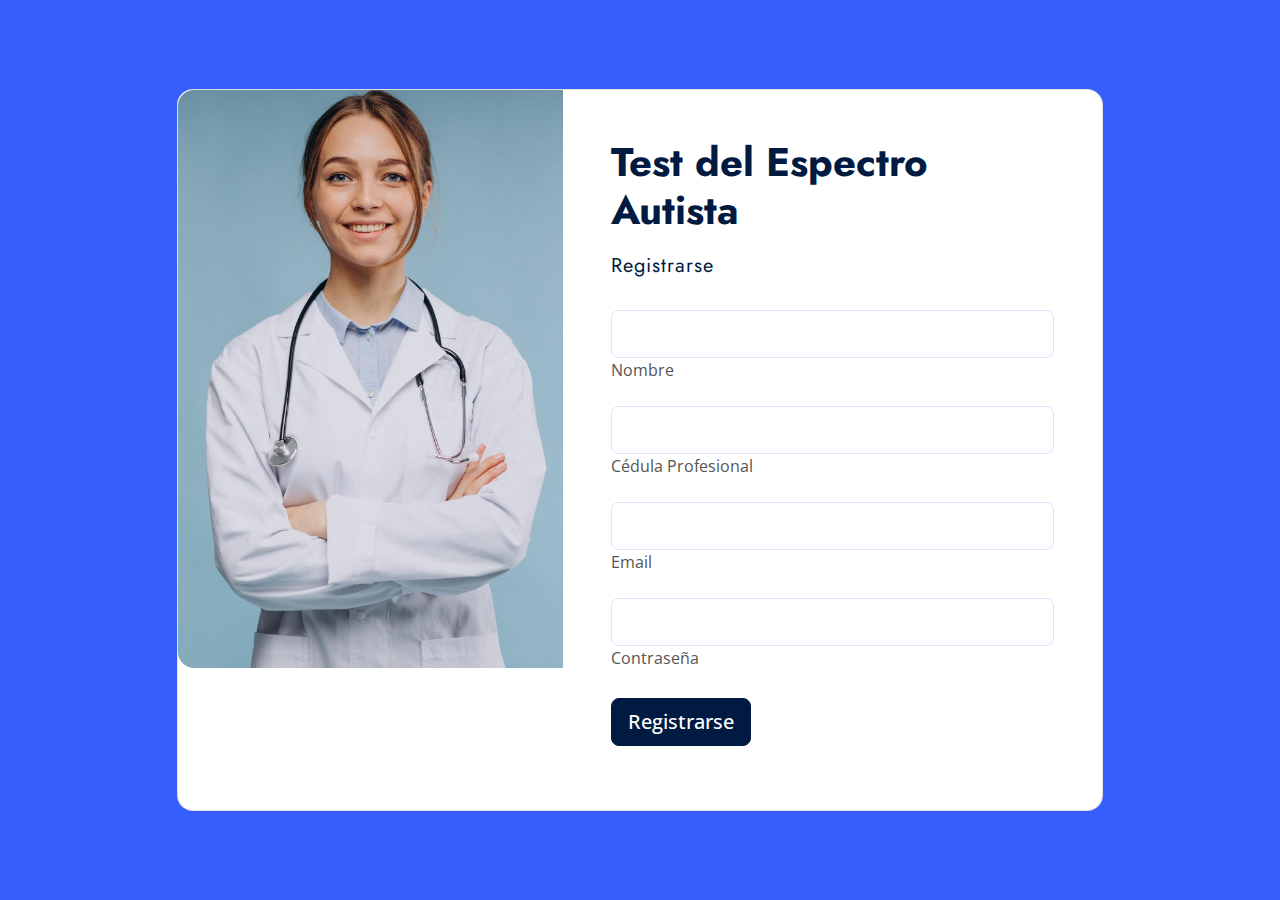
<file: signup.html>
<!DOCTYPE html>
<html lang="en">

<head>
    <meta charset="utf-8">
    <title>Registro</title>
    <meta content="width=device-width, initial-scale=1.0" name="viewport">
    <meta content="" name="keywords">
    <meta content="" name="description">

    <!-- Favicon -->
    <link href="img/favicon.ico" rel="icon">

    <!-- Google Web Fonts -->
    <link rel="preconnect" href="https://fonts.googleapis.com">
    <link rel="preconnect" href="https://fonts.gstatic.com" crossorigin>
    <link
        href="https://fonts.googleapis.com/css2?family=Jost:wght@500;600;700&family=Open+Sans:wght@400;500&display=swap"
        rel="stylesheet">

    <!-- Icon Font Stylesheet -->
    <link href="https://cdnjs.cloudflare.com/ajax/libs/font-awesome/5.10.0/css/all.min.css" rel="stylesheet">
    <link href="https://cdn.jsdelivr.net/npm/bootstrap-icons@1.4.1/font/bootstrap-icons.css" rel="stylesheet">

    <!-- Libraries Stylesheet -->
    <link href="lib/animate/animate.min.css" rel="stylesheet">
    <link href="lib/owlcarousel/assets/owl.carousel.min.css" rel="stylesheet">

    <!-- Customized Bootstrap Stylesheet -->
    <link href="css/bootstrap.min.css" rel="stylesheet">

    <!-- Template Stylesheet -->
    <link href="css/style.css" rel="stylesheet">
</head>

<body>
    <!-- Spinner Start -->
    <div id="spinner"
        class="show bg-white position-fixed translate-middle w-100 vh-100 top-50 start-50 d-flex align-items-center justify-content-center">
        <div class="spinner-border text-primary" role="status" style="width: 3rem; height: 3rem;"></div>
    </div>
    <!-- Spinner End -->


    <section class="vh-100" style="background-color: #355EFC;">
      <div class="container py-5 h-100">
        <div class="row d-flex justify-content-center align-items-center h-100">
          <div class="col col-xl-10">
            <div class="card" style="border-radius: 1rem;">
              <div class="row g-0">
                <div class="col-md-6 col-lg-5 d-none d-md-block">
                  <img src="img/login.jpg"
                    alt="login form" class="img-fluid" style="border-radius: 1rem 0 0 1rem;" />
                </div>
                <div class="col-md-6 col-lg-7 d-flex align-items-center">
                  <div class="card-body p-4 p-lg-5 text-black">
    
                    <form>
    
                      <div class="d-flex align-items-center mb-3 pb-1">
                        <span class="h1 fw-bold mb-0">Test del Espectro Autista</span>
                      </div>
    
                      <h5 class="fw-normal mb-3 pb-3" style="letter-spacing: 1px;">Registrarse</h5>

                      <div class="form-outline mb-3">
                        <input type="email" id="form2Example17" class="form-control form-control-lg" />
                        <label class="form-label" for="form2Example17">Nombre</label>
                      </div>

                      <div class="form-outline mb-3">
                        <input type="email" id="form2Example17" class="form-control form-control-lg" />
                        <label class="form-label" for="form2Example17">Cédula Profesional</label>
                      </div>
    
                      <div class="form-outline mb-3">
                        <input type="email" id="form2Example17" class="form-control form-control-lg" />
                        <label class="form-label" for="form2Example17">Email</label>
                      </div>
    
                      <div class="form-outline mb-3">
                        <input type="password" id="form2Example27" class="form-control form-control-lg" />
                        <label class="form-label" for="form2Example27">Contraseña</label>
                      </div>
    
                      <div class="pt-1 mb-3">
                        <button class="btn btn-dark btn-lg btn-block" type="button">Registrarse</button>
                      </div>
                    </form>
    
                  </div>
                </div>
              </div>
            </div>
          </div>
        </div>
      </div>
    </section>


    <!-- JavaScript Libraries -->
    <script src="https://code.jquery.com/jquery-3.4.1.min.js"></script>
    <script src="https://cdn.jsdelivr.net/npm/bootstrap@5.0.0/dist/js/bootstrap.bundle.min.js"></script>
    <script src="lib/wow/wow.min.js"></script>
    <script src="lib/easing/easing.min.js"></script>
    <script src="lib/waypoints/waypoints.min.js"></script>
    <script src="lib/owlcarousel/owl.carousel.min.js"></script>
    <script src="lib/counterup/counterup.min.js"></script>

    <!-- Template Javascript -->
    <script src="js/main.js"></script>
</body>

</html>
</file>
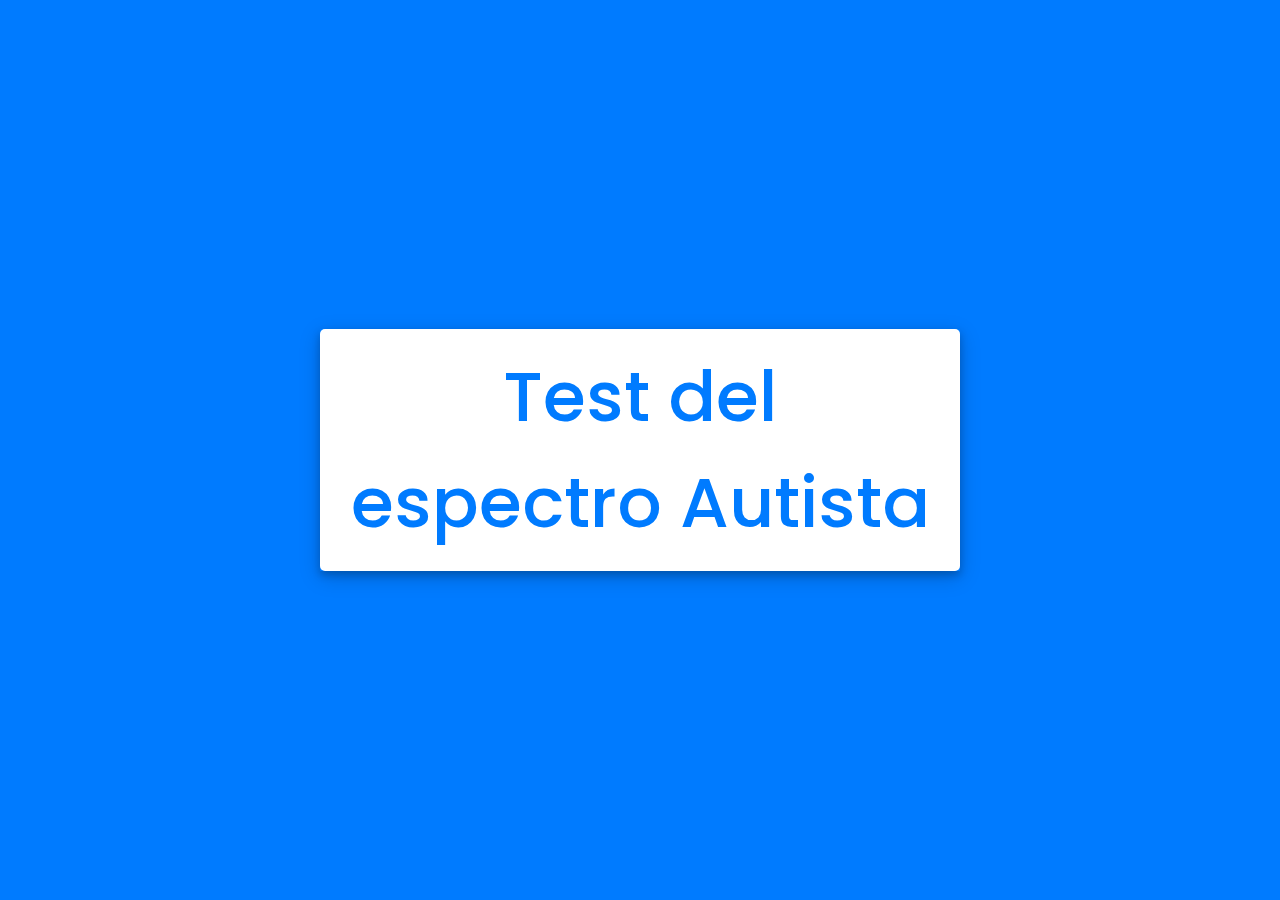
<file: test.html>
<!DOCTYPE html>
<html lang="en">
<head>
    <meta charset="UTF-8">
    <meta http-equiv="X-UA-Compatible" content="IE=edge">
    <meta name="viewport" content="width=device-width, initial-scale=1.0">
    <title>Test de Autistmo</title>
    <link rel="stylesheet" href="style.css">
</head>
<body>
    <!-- Boton de Empezar -->
    <div class="start_btn"><button>Test del espectro Autista</button></div>

    <!-- info Box -->
    <div class="info_box">
        <div class="info_title">
            <span>Reglas del Test</span>
        </div>
        <div class="info_list">
            <div class="info">1.- Aplicar con niños mayores de 3 años.</div>
            <div class="info">2.- Los padres o un tutor designado contestará el test.</div>
            <div class="info">3.- Es importante ser honesto para tener el mejor resultado.</div>
            <div class="info">4.- En caso de obtener algún resultado acudir con su médico.</div>
            <div class="info">Nota: Este test ayuda a detectar o dar una idea si un niño
                            puede o no tener autismo, es importante acudir a un médico
                            para un diagnóstico más completo.</div>
        </div>
        <div class="buttons">
            <button class="quit">Salir</button>
            <button class="restart">Continuar</button>
        </div>
    </div>

    <!-- Quiz Box -->
    <div class="quiz_box">
        <header>
            <div class="title">Test del espectro Autista</div>
        </header>
        <section>
            <div class="que_text">
               <!--  Mostramos las preguntas desde el js -->
            </div>
            <div class="option_list">
                <div class="option"><span>Si</span></div>
                <div class="option"><span>No</span></div>
            </div>
        </section>

        <!-- Quiz Box Footer -->
        <footer>
            <div class="total_que">
               <!--  <span>Pregunta<p>2</p></span> -->
            </div>
            <button class="next_btn">Siguiente</button>
        </footer>
    </div>

    <!-- Result Box -->
    <div class="result_box">
        <div class="complete_text">Gracias por participar</div>
        <div class="text">
        </div>
        <div class="buttons">
            <button class="quit" href="index.html">Salir</button>
        </div>
    </div>
    
    <script src="js/questions.js"></script>
    <script src="js/script.js"></script>
</body>
</html>
</file>
<file: css/style.css>
/********** Template CSS **********/
:root {
    --primary: #355EFC;
    --secondary: #E93C05;
    --tertiary: #555555;
    --light: #DFE4FD;
    --dark: #011A41;
}

.back-to-top {
    position: fixed;
    display: none;
    right: 30px;
    bottom: 30px;
    z-index: 99;
}

h1,
.h1,
h2,
.h2,
.fw-bold {
    font-weight: 700 !important;
}

h3,
.h3,
h4,
.h4,
.fw-medium {
    font-weight: 600 !important;
}

h5,
.h5,
h6,
.h6,
.fw-semi-bold {
    font-weight: 500 !important;
}


/*** Spinner ***/
#spinner {
    opacity: 0;
    visibility: hidden;
    transition: opacity .5s ease-out, visibility 0s linear .5s;
    z-index: 99999;
}

#spinner.show {
    transition: opacity .5s ease-out, visibility 0s linear 0s;
    visibility: visible;
    opacity: 1;
}


/*** Button ***/
.btn {
    transition: .5s;
    font-weight: 500;
}

.btn-primary,
.btn-outline-primary:hover {
    color: var(--light);
}

.btn-square {
    width: 38px;
    height: 38px;
}

.btn-sm-square {
    width: 32px;
    height: 32px;
}

.btn-lg-square {
    width: 48px;
    height: 48px;
}

.btn-square,
.btn-sm-square,
.btn-lg-square {
    padding: 0;
    display: flex;
    align-items: center;
    justify-content: center;
    font-weight: normal;
}


/*** Navbar ***/
.fixed-top {
    transition: .5s;
}

.top-bar {
    height: 45px;
    border-bottom: 1px solid rgba(53, 94, 252, .07);
}

.navbar .dropdown-toggle::after {
    border: none;
    content: "\f107";
    font-family: "Font Awesome 5 Free";
    font-weight: 900;
    vertical-align: middle;
    margin-left: 8px;
}

.navbar .navbar-nav .nav-link {
    padding: 25px 15px;
    color: var(--tertiary);
    font-weight: 500;
    outline: none;
}

.navbar .navbar-nav .nav-link:hover,
.navbar .navbar-nav .nav-link.active {
    color: var(--primary);
}

@media (max-width: 991.98px) {
    .navbar .navbar-nav {
        margin-top: 10px;
        border-top: 1px solid rgba(0, 0, 0, .07);
        background: #FFFFFF;
    }

    .navbar .navbar-nav .nav-link {
        padding: 10px 0;
    }
}

@media (min-width: 992px) {
    .navbar .nav-item .dropdown-menu {
        display: block;
        visibility: hidden;
        top: 100%;
        transform: rotateX(-75deg);
        transform-origin: 0% 0%;
        transition: .5s;
        opacity: 0;
    }

    .navbar .nav-item:hover .dropdown-menu {
        transform: rotateX(0deg);
        visibility: visible;
        transition: .5s;
        opacity: 1;
    }
}


/*** Header ***/
.carousel-caption {
    top: 0;
    left: 0;
    right: 0;
    bottom: 0;
    display: flex;
    align-items: center;
    justify-content: center;
    text-align: start;
    z-index: 1;
}

.carousel-control-prev,
.carousel-control-next {
    width: 3rem;
}

.carousel-control-prev-icon,
.carousel-control-next-icon {
    width: 3rem;
    height: 3rem;
    background-color: var(--primary);
    border: 10px solid var(--primary);
}

.carousel-control-prev-icon {
    border-radius: 0 3rem 3rem 0;
}

.carousel-control-next-icon {
    border-radius: 3rem 0 0 3rem;
}

@media (max-width: 768px) {
    #header-carousel .carousel-item {
        position: relative;
        min-height: 450px;
    }
    
    #header-carousel .carousel-item img {
        position: absolute;
        width: 100%;
        height: 100%;
        object-fit: cover;
    }
}

.page-header {
    padding-top: 12rem;
    padding-bottom: 6rem;
    background: url(../img/header.jpg) top left no-repeat;
    background-size: cover;
}

.page-header .breadcrumb-item,
.page-header .breadcrumb-item a {
    font-weight: 500;
}

.page-header .breadcrumb-item+.breadcrumb-item::before {
    color: var(--tertiary);
}


/*** Facts ***/
.facts {
    background: linear-gradient(rgba(53, 94, 252, .95), rgba(53, 94, 252, .95)), url(../img/bg.png);
}


/*** Callback ***/
.callback {
    position: relative;
}

.callback::before {
    position: absolute;
    content: "";
    width: 100%;
    height: 50%;
    top: 0;
    left: 0;
    background: linear-gradient(rgba(53, 94, 252, .95), rgba(53, 94, 252, .95)), url(../img/bg.png);
    z-index: -1;
}


/*** Feature ***/
.feature .feature-box,
.feature .feature-box * {
    transition: .5s;
}

.feature .feature-box:hover {
    background: var(--primary);
    border-color: var(--primary) !important;
}

.feature .feature-box:hover * {
    color: #FFFFFF !important;
}


/*** Service ***/
.service .nav .nav-link {
    transition: .5s;
}

.service .nav .nav-link.active {
    border-color: var(--primary) !important;
    background: var(--primary);
}

.service .nav .nav-link.active h5 {
    color: #FFFFFF !important;
}

.service .nav .nav-link.active h5 i {
    color: #FFFFFF !important;
}


/*** Project ***/
.project-item,
.project-item .project-img {
    position: relative;
}

.project-item .project-img a {
    position: absolute;
    width: 100%;
    height: 100%;
    top: 0;
    left: 0;
    background: rgba(255, 255, 255, .5);
    display: flex;
    align-items: center;
    justify-content: center;
    border-radius: 8px;
    opacity: 0;
    transition: .5s;
}

.project-item:hover .project-img a {
    opacity: 1;
}

.project-item .project-title {
    position: absolute;
    top: 3rem;
    right: 0;
    bottom: 0;
    left: 3rem;
    border: 1px solid var(--light);
    border-radius: 8px;
    display: flex;
    align-items: flex-end;
    padding: 18px;
    z-index: -1;
    transition: .5s;
}

.project-item:hover .project-title {
    background: var(--primary);
    border-color: var(--primary);
}

.project-item .project-title h4 {
    transition: .5s;
}

.project-item:hover .project-title h4 {
    color: #FFFFFF;
}

.project-carousel .owl-nav {
    margin-top: 25px;
    display: flex;
    justify-content: center;
}

.project-carousel .owl-nav .owl-prev,
.project-carousel .owl-nav .owl-next {
    margin: 0 12px;
    width: 45px;
    height: 45px;
    display: flex;
    align-items: center;
    justify-content: center;
    color: var(--primary);
    background: var(--light);
    border-radius: 45px;
    font-size: 22px;
    transition: .5s;
}

.project-carousel .owl-nav .owl-prev:hover,
.project-carousel .owl-nav .owl-next:hover {
    background: var(--primary);
    color: var(--light);
}


/*** Team ***/
.team-item {
    position: relative;
    padding: 4rem 0;
}

.team-item img {
    position: relative;
    z-index: 2;
}

.team-item .team-text {
    position: absolute;
    top: 0;
    right: 3rem;
    bottom: 0;
    left: 3rem;
    padding: 15px;
    border: 1px solid var(--light);
    border-radius: 8px;
    display: flex;
    flex-direction: column;
    align-items: center;
    justify-content: space-between;
    transition: .5s;
    z-index: 1;
}

.team-item:hover .team-text {
    background: var(--primary);
    border-color: var(--primary);
}

.team-item .team-text h4 {
    transition: .5s;
}

.team-item:hover .team-text h4 {
    color: #FFFFFF;
}

.team-item .team-social .btn {
    background: var(--light);
    color: var(--primary);
}

.team-item:hover .team-social .btn {
    background: #FFFFFF;
}

.team-item .team-social .btn:hover {
    background: var(--primary);
    color: var(--light);
}


/*** Testimonial ***/
.testimonial-item {
    position: relative;
    text-align: center;
    padding-top: 30px;
}

.testimonial-item .testimonial-text {
    position: relative;
    text-align: center;
}

.testimonial-item .testimonial-text .btn-square {
    position: absolute;
    width: 60px;
    height: 60px;
    top: -30px;
    left: 50%;
    transform: translateX(-50%);
}

.testimonial-item .testimonial-text::before {
    position: absolute;
    content: "";
    bottom: -60px;
    left: 50%;
    transform: translateX(-50%);
    border: 30px solid;
    border-color: var(--light) transparent transparent transparent;
}

.testimonial-item .testimonial-text::after {
    position: absolute;
    content: "";
    bottom: -59px;
    left: 50%;
    transform: translateX(-50%);
    border: 30px solid;
    border-color: #FFFFFF transparent transparent transparent;
}

.testimonial-carousel .owl-item img {
    margin: 0 auto;
    width: 100px;
    height: 100px;
}

.testimonial-carousel .owl-dots {
    margin-top: 25px;
    display: flex;
    align-items: flex-end;
    justify-content: center;
}

.testimonial-carousel .owl-dot {
    position: relative;
    display: inline-block;
    margin: 0 5px;
    width: 30px;
    height: 30px;
    border: 1px solid var(--light);
    border-radius: 30px;
    transition: .5s;
}

.testimonial-carousel .owl-dot::after {
    position: absolute;
    content: "";
    width: 16px;
    height: 16px;
    top: 6px;
    left: 6px;
    border-radius: 16px;
    background: var(--light);
    transition: .5s;
}

.testimonial-carousel .owl-dot.active {
    border-color: var(--primary);
}

.testimonial-carousel .owl-dot.active::after {
    background: var(--primary);
}


/*** Footer ***/
.footer .btn.btn-link {
    display: block;
    margin-bottom: 5px;
    padding: 0;
    text-align: left;
    color: var(--light);
    font-weight: normal;
    text-transform: capitalize;
    transition: .3s;
}

.footer .btn.btn-link::before {
    position: relative;
    content: "\f105";
    font-family: "Font Awesome 5 Free";
    font-weight: 900;
    margin-right: 10px;
}

.footer .btn.btn-link:hover {
    color: var(--primary);
    letter-spacing: 1px;
    box-shadow: none;
}

.copyright {
    color: var(--light);
    background: #000B1C;
}

.copyright a {
    color: var(--light);
}

.copyright a:hover {
    color: var(--primary);
}
</file>
<file: style.css>
@import url('https://fonts.googleapis.com/css2?family=Poppins:wght@200;300;400;500;600;700&display=swap');
*{
    margin: 0;
    padding: 0;
    box-sizing: border-box;
    font-family: 'Poppins', sans-serif;
}

body{
    background: #007bff;
}

.start_btn,
.info_box,
.quiz_box,
.result_box{
    position: absolute;
    top: 50%;
    left: 50%;
    transform: translate(-50%, -50%);
    box-shadow: 0 4px 8px 0 rgba(0, 0, 0, 0.2), 
                0 6px 20px 0 rgba(0, 0, 0, 0.19);
    transition: all 0.3s ease;
}

.info_box.activeInfo,
.quiz_box.activeQuiz,
.result_box.activeResult{
    z-index: 5;
    opacity: 1;
    pointer-events: auto;
    transform: translate(-50%, -50%) scale(1);
}


.start_btn button.inactive{
    display: none;
}


/* Style Start Button*/
.start_btn button{
    font-size: 70px;
    font-weight: 500;
    color: #007bff;
    padding: 15px 30px;
    outline: none;
    border: none;
    border-radius: 5px;
    background: #fff;
    cursor: pointer;
    display: all;
}

.info_box{
    width: 540px;
    background: #fff;
    border-radius: 5px;
    transform: translate(-50%, -50%) scale(0.9);
    opacity: 0;
    pointer-events: none;
    transition: all 0.3s ease;
}

.info_box .info_title{
    height: 60px;
    width: 100%;
    border-bottom: 1px solid lightgrey;
    display: flex;
    align-items: center;
    padding: 0 35px;
    font-size: 20px;
    font-weight:600;
}

.info_box .info_list{
    padding: 15px 35px;
}

.info_box .info_list .info{
    margin: 5px 0;
    font-size: 17px;
}

.info_box .buttons{
    height: 60px;
    display: flex;
    align-items: center;
    justify-content: flex-end;
    padding: 0 35px;
    border-top: 1px solid lightgrey;
}

.info_box .buttons button{
    margin: 0 5px;
    height: 40px;
    width: 100px;
    outline: none;
    border: 1px solid transparent;
    border-radius: 5px;
    color: #fff;
    font-size: 16px;
    font-weight: 500;
    cursor: pointer;
    transition: all 0.3s ease;
}

.buttons button.restart{
    color: #fff;
    background: #007bff;
}

.buttons button.restart:hover{
    background: #0263ca;
}

.buttons button.quit{
    border-color: #007bff;
    color: #007bff;
}

.buttons button.quit:hover{
    color: #fff;
    background: #007bff;
}

.quiz_box{
    width: 550px;
    background: #fff;
    border-radius: 5px;
    transform: translate(-50%, -50%) scale(0.9);
    opacity: 0;
    pointer-events: none;
    transition: all 0.3s ease;
}

.quiz_box header{
    position: relative;
    z-index: 99;
    height: 70px;
    padding: 0 30px;
    background: #fff;
    display: flex;
    align-items: center;
    justify-content: space-between;
    border-radius: 5px 5px 0 0;
    box-shadow: 0px 3px 5px 1px rgba(0,0,0,0.1);
}

.quiz_box header .title{
    font-size: 20px;
    font-weight: 600;
}

.quiz_box section{
    padding: 25px 30px 20px 30px;
    background: #fff;
}

.quiz_box section .que_text{
    font-size: 25px;
    font-weight: 600;
}

.quiz_box section .option_list{
    padding: 20px 0;
    display: block;
}

.quiz_box section .option_list .option{
    background: aliceblue;
    border: 1px solid #84c5fe;
    border-radius: 5px;
    padding: 8px 15px;
    margin-bottom: 17px;
    display: flex;
    align-items: center;
    justify-content: start;
    cursor: pointer;
    transition: all 0.3s ease;
}

.quiz_box section .option_list .option:hover{
    color: #004085;
    background: #cce5ff;
    background-color: #b8daff;
}

.option_list .option:last-child{
    margin-bottom: 0px;
}

section .option_list .option.checked{
    color: #721c24;
    background: #f8d7da;
    border: 1px solid #f5c6cb;
}


.quiz_box footer{
    height: 60px;
    width: 100%;
    padding: 0 30px;
    display: flex;
    align-items: center;
    justify-content: space-between;
}

.quiz_box footer .total_que span{
    display: flex;
    user-select: none;
}

.quiz_box footer .total_que span p{
    font-weight: 500;
    padding: 0 5px;
}

.total_que span p:first-child{
    padding-left: 0px;
}


footer .next_btn.disable{
    pointer-events: none;
    color: #721c24;
    background: #f8d7da;
    border: 1px solid #f5c6cb;
}


footer .next_btn{
    height: 40px;
    padding: 0 13px;
    font-size: 18px;
    font-weight: 400;
    border: none;
    outline: none;
    color: #fff;
    background: #007bff;
    border-radius: 5px;
    border: 1px solid #007bff;
    cursor: pointer;
    transition: all 0.3 ease;
}

footer .next_btn:hover{
    background: #0263ca;
}

.result_box{
    background: #fff;
    width: 450px;
    padding: 25px 30px;
    border-radius: 5px;
    display: flex;
    align-items: center;
    text-align: center;
    flex-direction: column;
    justify-content: space-between;
    opacity: 0;
    pointer-events: none;
    transform: translate(-50%, -50%) scale(0.9);
}

.result_box .complete_text{
    font-size: 20px;
    font-weight: 500;
}

.result_box .score_text span{
    display: flex;
    margin: 10px 0;
    font-size: 18px;
    font-weight: 500;
}

.result_box .score_text span p{
    padding: 0 4px;
    font-weight: 600;
}

.result_box .buttons{
    display: flex;
    margin: 20px 0;
}

.result_box .buttons button{
    margin: 0 10px;
    height: 45px;
    padding: 0 20px;
    font-size: 18px;
    font-weight: 500;
    cursor: pointer;
    border: none;
    outline: none;
    border-radius: 5px;
    border: 1px solid #007bff;
    transition: all 0.3s ease;
}

.buttons button.restart{
    color: #fff;
    background: #007bff;
}

.buttons button.restart:hover{
    background: #0263ca;
}

.buttons button.quit{
    color: #007bff;
    background: #fff;
}

.buttons button.quit:hover{
    color: #fff;
    background: #007bff;
}
</file>
